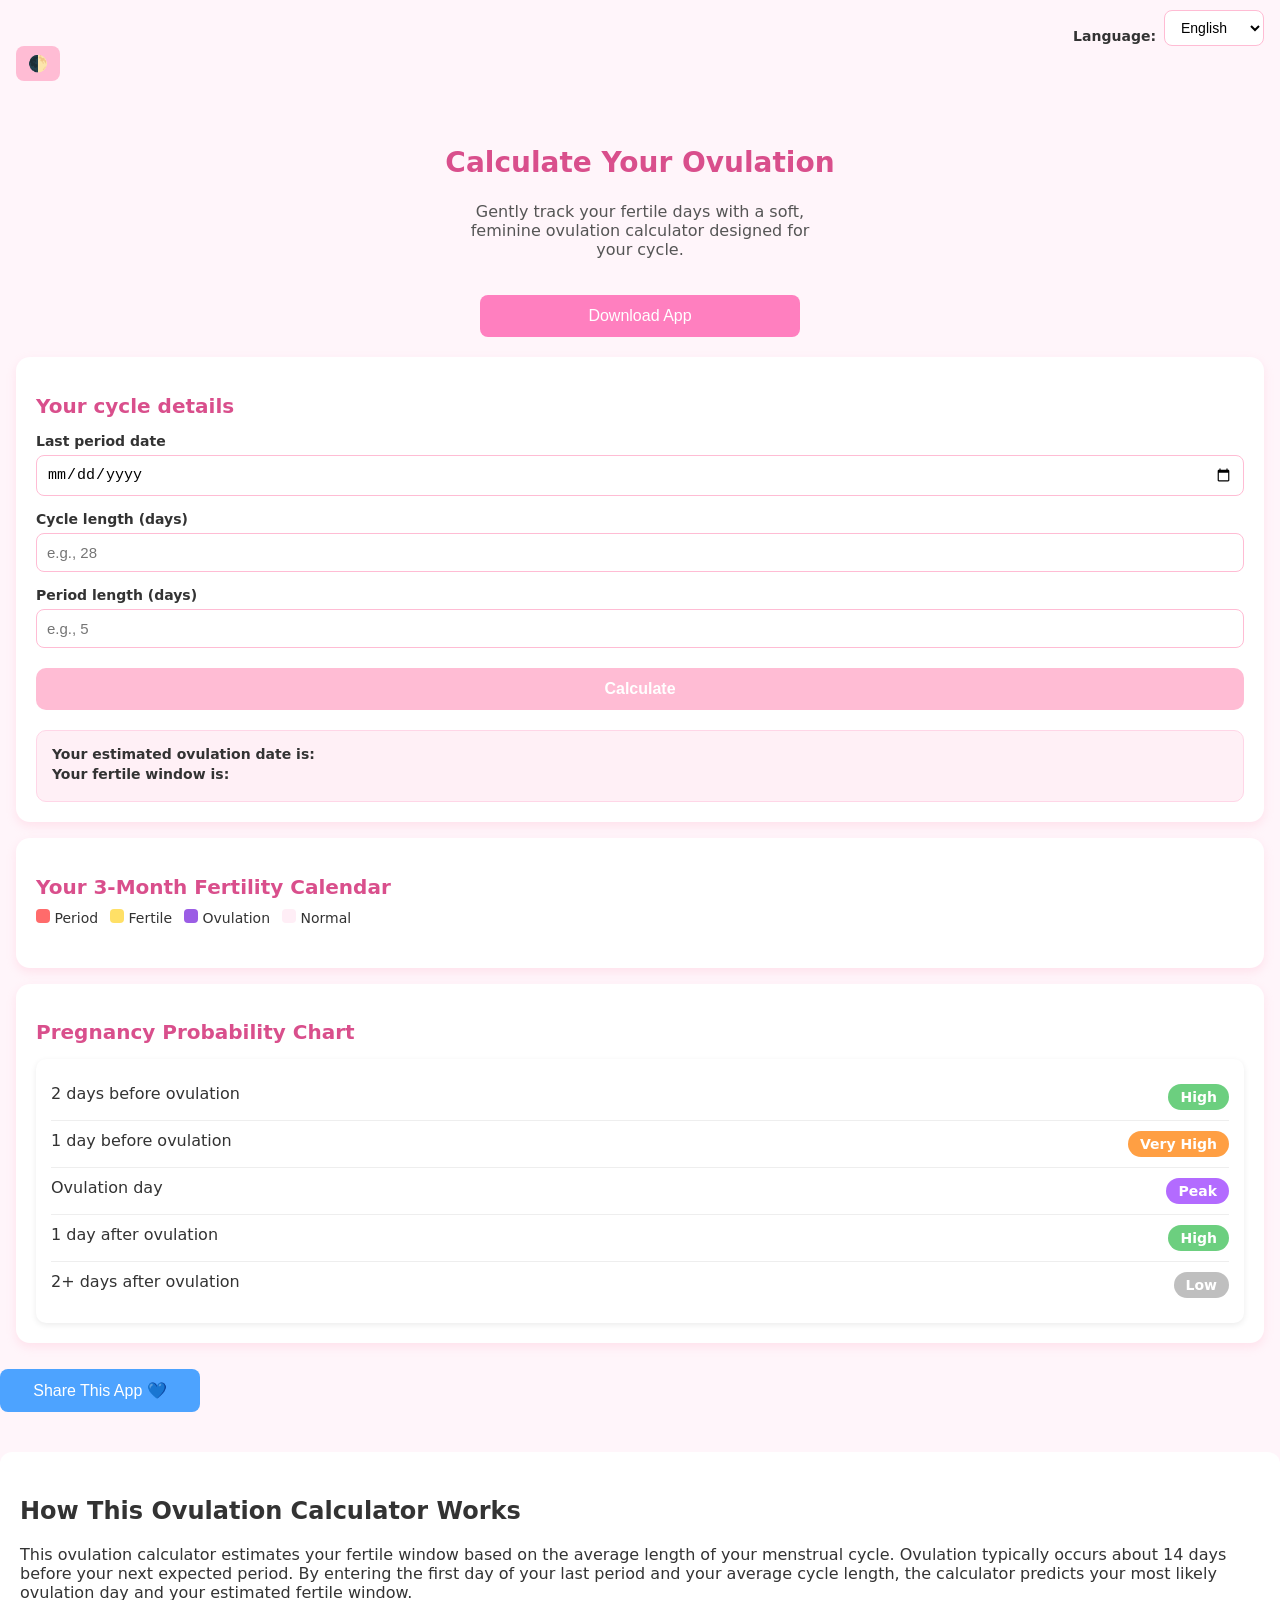
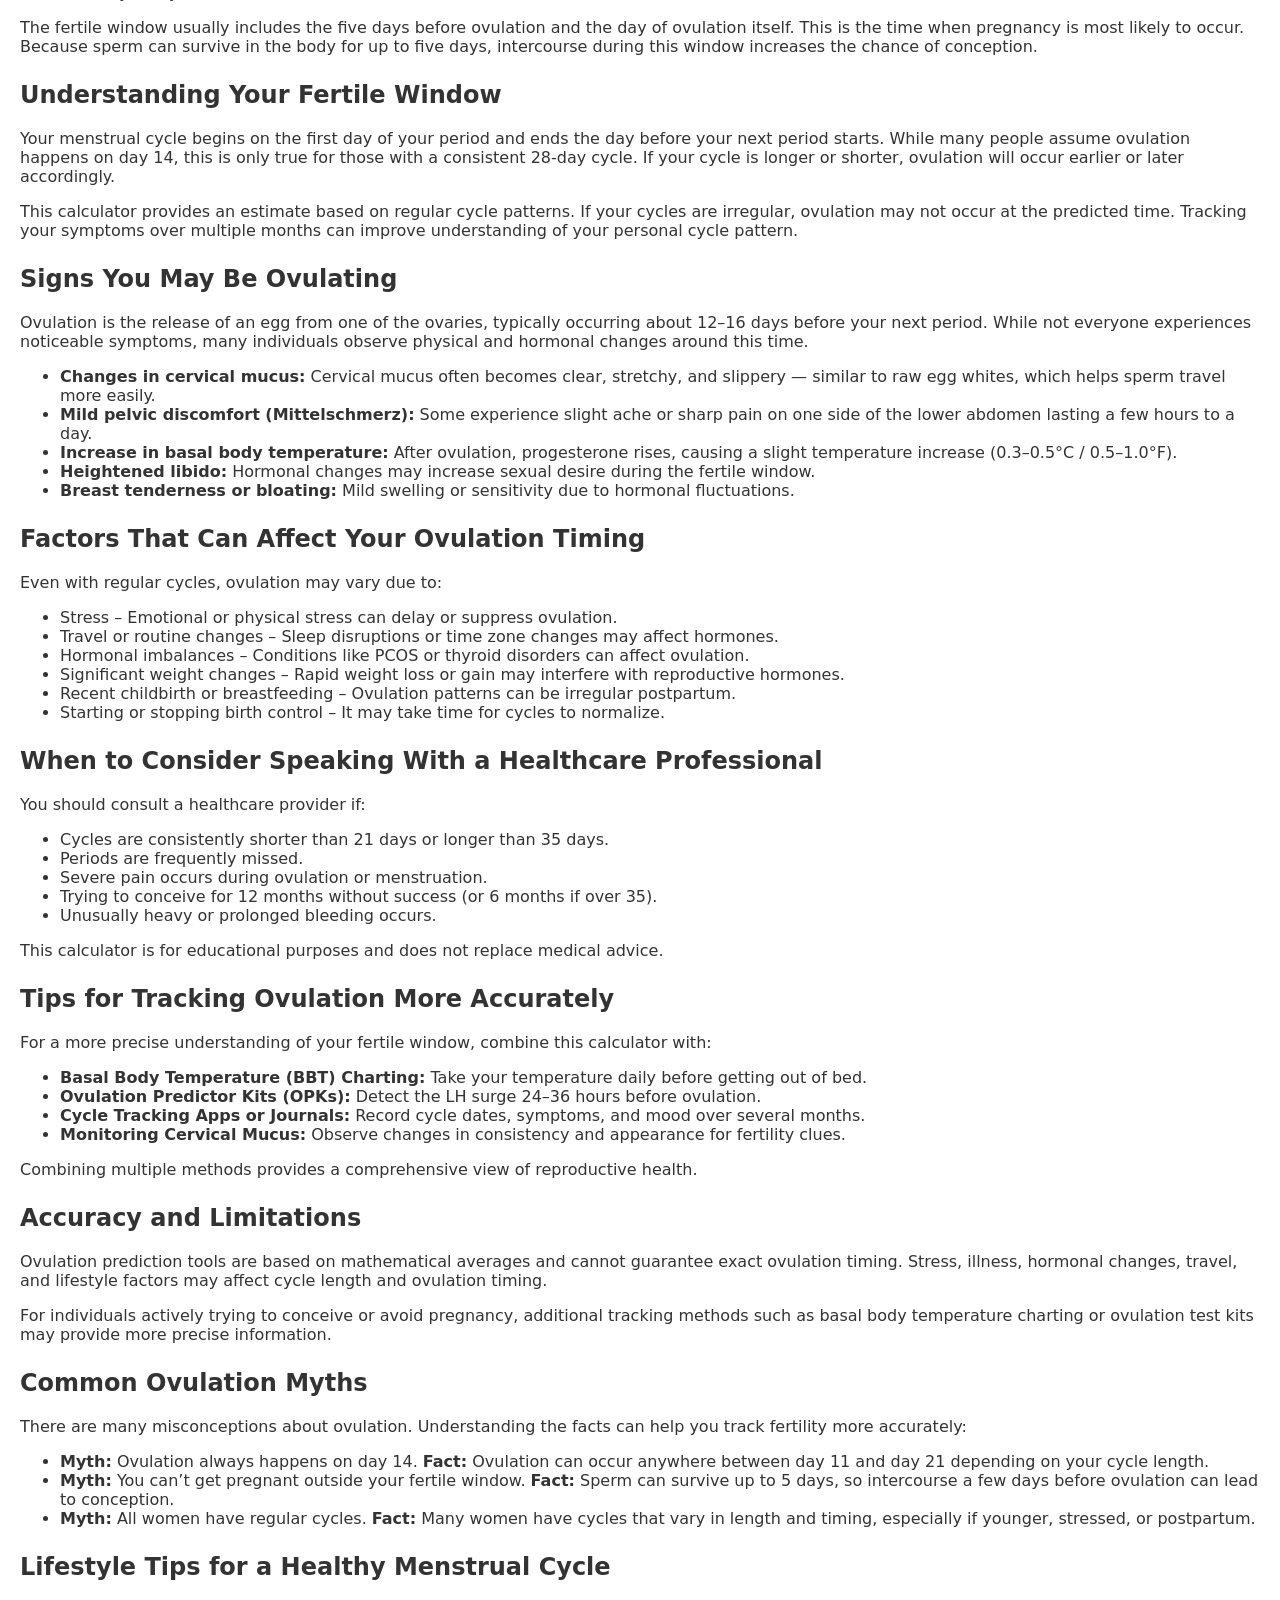
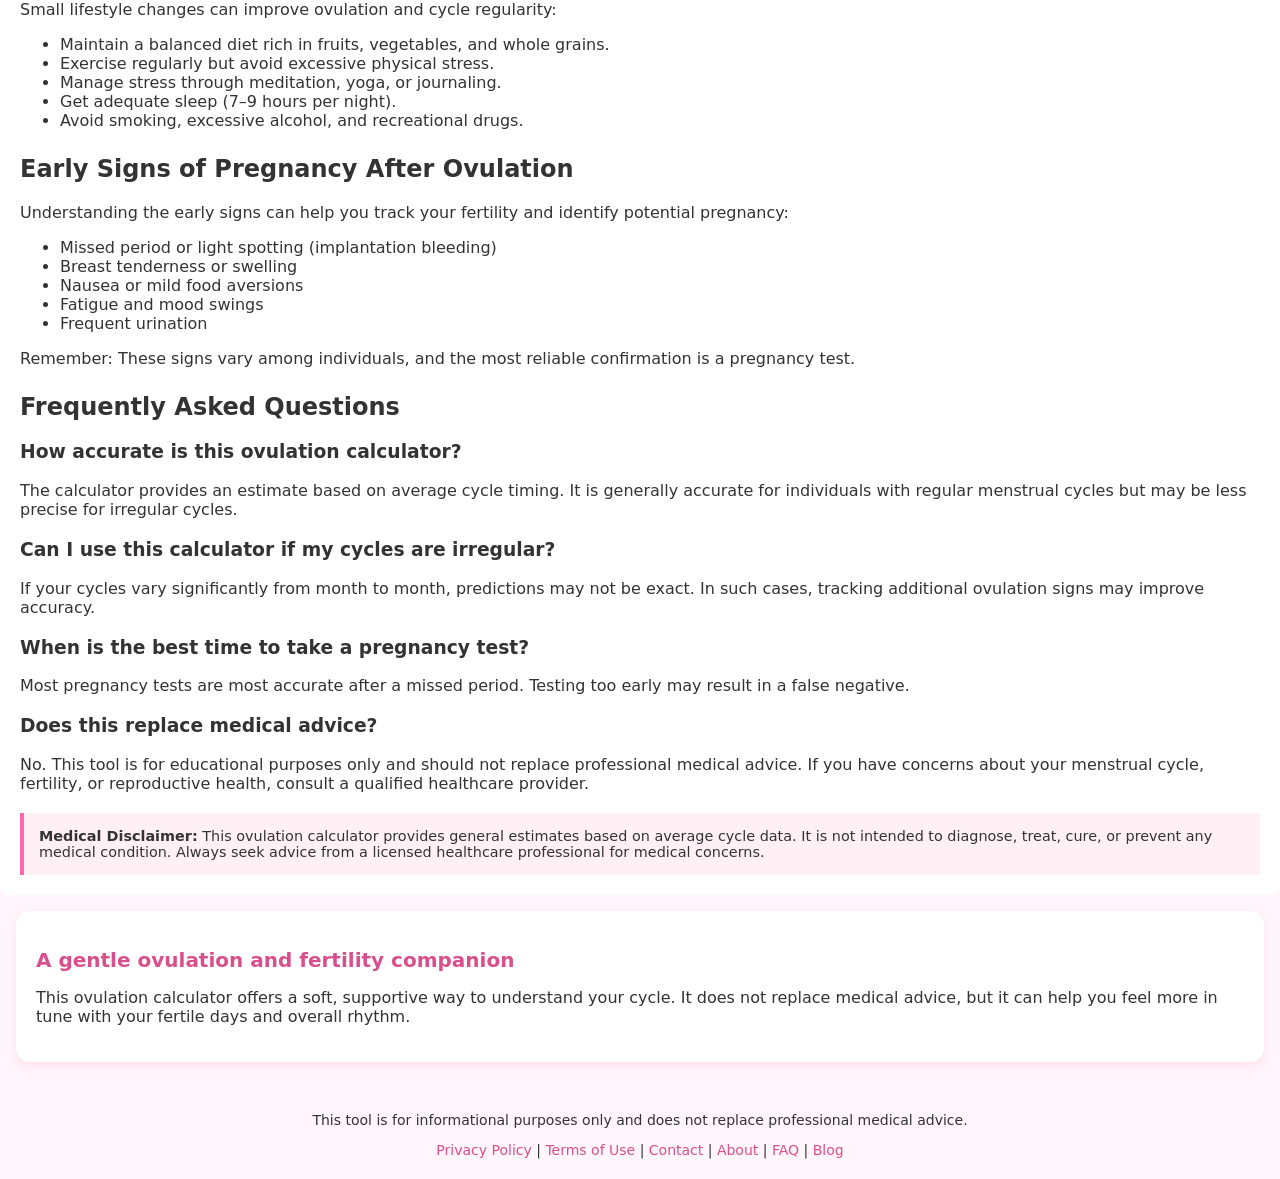
<file: index.html>
<!DOCTYPE html>
<html lang="en">
<head>
<meta name="google-adsense-account" content="ca-pub-5575926039966818">
<meta name="google-site-verification" content="f1uzRo-R5hq0gTT0oM2_7lDwFFzNFgz90u0k7vAe-q4" />

  <!-- Google tag (gtag.js) -->
<script async src="https://www.googletagmanager.com/gtag/js?id=G-K85DRRKT5P"></script>
<script>
  window.dataLayer = window.dataLayer || [];
  function gtag(){dataLayer.push(arguments);}
  gtag('js', new Date());

  gtag('config', 'G-K85DRRKT5P');
</script>
  
  <meta charset="UTF-8" />
  <meta name="viewport" content="width=device-width, initial-scale=1.0" />
  <title>Ovulation Calculator</title>

  <!-- Favicon -->
  <link rel="icon" href="favicon.png" type="image/png" />

  <!-- Manifest for PWA -->
  <link rel="manifest" href="manifest.json" />

  <!-- Stylesheet -->
  <link rel="stylesheet" href="style.css" />

  <!-- Theme color for mobile -->
  <meta name="theme-color" content="#ffbcd4" />
</head>
<body>
  <!-- TOP BAR -->
  <div class="top-bar">
    <div class="language-select">
      <label for="languageSelect">Language:</label>
      <select id="languageSelect" onchange="setLanguage(this.value)">
        <option value="en">English</option>
        <option value="es">Español</option>
        <option value="fr">Français</option>
      </select>
    </div>
    <button id="themeToggle" class="theme-toggle">🌓</button>
  </div>

  <!-- HERO SECTION -->
  <section class="hero">
    <h1 class="hero-title" data-translate="hero_title">Calculate Your Ovulation</h1>
    <p class="hero-subtitle" data-translate="hero_subtitle">
      Gently track your fertile days with a soft, feminine ovulation calculator designed for your cycle.
    </p>
  </section>

  <!-- DOWNLOAD APP BUTTON -->
  <div style="text-align:center;">
    <button id="installAppPermanent" class="install-btn">Download App</button>
  </div>

  <!-- CALCULATOR SECTION -->
  <section class="form-section">
    <h2 class="section-title" data-translate="calculator_title">Your cycle details</h2>

    <label for="lastPeriod" data-translate="label_last_period">Last period date</label>
    <input type="date" id="lastPeriod" />

    <label for="cycleLength" data-translate="label_cycle_length">Cycle length (days)</label>
    <input type="number" id="cycleLength" placeholder="e.g., 28" />

    <label for="periodLength" data-translate="label_period_length">Period length (days)</label>
    <input type="number" id="periodLength" placeholder="e.g., 5" />

    <button id="calculateBtn" data-translate="button_calculate">Calculate</button>

    <div id="results">
      <strong data-translate="result_ovulation_label">Your estimated ovulation date is:</strong>
      <span id="ovulationDate"></span>

      <strong data-translate="result_fertile_window_label">Your fertile window is:</strong>
      <span id="fertileWindow"></span>
    </div>
  </section>

  <!-- CALENDAR SECTION -->
  <section class="form-section">
    <h2 class="section-title" data-translate="calendar_title">Your 3-Month Fertility Calendar</h2>
    <div class="calendar-legend">
      <span><span class="legend-box period"></span> Period</span>
      <span><span class="legend-box fertile"></span> Fertile</span>
      <span><span class="legend-box ovulation"></span> Ovulation</span>
      <span><span class="legend-box normal"></span> Normal</span>
    </div>
    <div class="calendar-scroll" id="calendarContainer"></div>
  </section>

<div id="reminder-box" class="reminder-box" style="display:none;">
  <h3>Reminder Settings</h3>

  <div class="days-options">
    <label><input type="radio" name="days-before" value="1" checked> 1 day before</label>
    <label><input type="radio" name="days-before" value="2"> 2 days before</label>
    <label><input type="radio" name="days-before" value="3"> 3 days before</label>
  </div>

  <button id="set-reminder-btn">Set Reminder</button>

  <p class="come-back-note">
    Remember to come back next month and enter your new last period date to get your next reminder.
  </p>
</div>

<!-- PREGNANCY PROBABILITY CHART -->
<section class="form-section" id="probabilitySection">
  <h2 class="section-title">Pregnancy Probability Chart</h2>

  <div class="probability-chart">
    <div class="prob-row">
      <span>2 days before ovulation</span>
      <span class="prob-tag high">High</span>
    </div>

    <div class="prob-row">
      <span>1 day before ovulation</span>
      <span class="prob-tag very-high">Very High</span>
    </div>

    <div class="prob-row">
      <span>Ovulation day</span>
      <span class="prob-tag peak">Peak</span>
    </div>

    <div class="prob-row">
      <span>1 day after ovulation</span>
      <span class="prob-tag high">High</span>
    </div>

    <div class="prob-row">
      <span>2+ days after ovulation</span>
      <span class="prob-tag low">Low</span>
    </div>
  </div>
</section>

 <button id="shareAppBtn" class="share-btn">Share This App 💙</button>

  <section class="info-section">

  <h2>How This Ovulation Calculator Works</h2>
  <p>
    This ovulation calculator estimates your fertile window based on the average length of your menstrual cycle.
    Ovulation typically occurs about 14 days before your next expected period. By entering the first day of your
    last period and your average cycle length, the calculator predicts your most likely ovulation day and your
    estimated fertile window.
  </p>

  <p>
    The fertile window usually includes the five days before ovulation and the day of ovulation itself.
    This is the time when pregnancy is most likely to occur. Because sperm can survive in the body for
    up to five days, intercourse during this window increases the chance of conception.
  </p>

  <h2>Understanding Your Fertile Window</h2>
  <p>
    Your menstrual cycle begins on the first day of your period and ends the day before your next period starts.
    While many people assume ovulation happens on day 14, this is only true for those with a consistent 28-day cycle.
    If your cycle is longer or shorter, ovulation will occur earlier or later accordingly.
  </p>

  <p>
    This calculator provides an estimate based on regular cycle patterns. If your cycles are irregular,
    ovulation may not occur at the predicted time. Tracking your symptoms over multiple months can
    improve understanding of your personal cycle pattern.
  </p>

    <!-- Ovulation Signs Section -->
<h2>Signs You May Be Ovulating</h2>
<p>Ovulation is the release of an egg from one of the ovaries, typically occurring about 12–16 days before your next period. While not everyone experiences noticeable symptoms, many individuals observe physical and hormonal changes around this time.</p>

<ul>
  <li><strong>Changes in cervical mucus:</strong> Cervical mucus often becomes clear, stretchy, and slippery — similar to raw egg whites, which helps sperm travel more easily.</li>
  <li><strong>Mild pelvic discomfort (Mittelschmerz):</strong> Some experience slight ache or sharp pain on one side of the lower abdomen lasting a few hours to a day.</li>
  <li><strong>Increase in basal body temperature:</strong> After ovulation, progesterone rises, causing a slight temperature increase (0.3–0.5°C / 0.5–1.0°F).</li>
  <li><strong>Heightened libido:</strong> Hormonal changes may increase sexual desire during the fertile window.</li>
  <li><strong>Breast tenderness or bloating:</strong> Mild swelling or sensitivity due to hormonal fluctuations.</li>
</ul>

<!-- Factors Affecting Ovulation -->
<h2>Factors That Can Affect Your Ovulation Timing</h2>
<p>Even with regular cycles, ovulation may vary due to:</p>
<ul>
  <li>Stress – Emotional or physical stress can delay or suppress ovulation.</li>
  <li>Travel or routine changes – Sleep disruptions or time zone changes may affect hormones.</li>
  <li>Hormonal imbalances – Conditions like PCOS or thyroid disorders can affect ovulation.</li>
  <li>Significant weight changes – Rapid weight loss or gain may interfere with reproductive hormones.</li>
  <li>Recent childbirth or breastfeeding – Ovulation patterns can be irregular postpartum.</li>
  <li>Starting or stopping birth control – It may take time for cycles to normalize.</li>
</ul>

<!-- When to See a Doctor -->
<h2>When to Consider Speaking With a Healthcare Professional</h2>
<p>You should consult a healthcare provider if:</p>
<ul>
  <li>Cycles are consistently shorter than 21 days or longer than 35 days.</li>
  <li>Periods are frequently missed.</li>
  <li>Severe pain occurs during ovulation or menstruation.</li>
  <li>Trying to conceive for 12 months without success (or 6 months if over 35).</li>
  <li>Unusually heavy or prolonged bleeding occurs.</li>
</ul>
<p>This calculator is for educational purposes and does not replace medical advice.</p>

<!-- Tips for Tracking Ovulation -->
<h2>Tips for Tracking Ovulation More Accurately</h2>
<p>For a more precise understanding of your fertile window, combine this calculator with:</p>
<ul>
  <li><strong>Basal Body Temperature (BBT) Charting:</strong> Take your temperature daily before getting out of bed.</li>
  <li><strong>Ovulation Predictor Kits (OPKs):</strong> Detect the LH surge 24–36 hours before ovulation.</li>
  <li><strong>Cycle Tracking Apps or Journals:</strong> Record cycle dates, symptoms, and mood over several months.</li>
  <li><strong>Monitoring Cervical Mucus:</strong> Observe changes in consistency and appearance for fertility clues.</li>
</ul>
<p>Combining multiple methods provides a comprehensive view of reproductive health.</p>
    
  <h2>Accuracy and Limitations</h2>
  <p>
    Ovulation prediction tools are based on mathematical averages and cannot guarantee exact ovulation timing.
    Stress, illness, hormonal changes, travel, and lifestyle factors may affect cycle length and ovulation timing.
  </p>

  <p>
    For individuals actively trying to conceive or avoid pregnancy, additional tracking methods such as
    basal body temperature charting or ovulation test kits may provide more precise information.
  </p>

    <h2>Common Ovulation Myths</h2>
<p>There are many misconceptions about ovulation. Understanding the facts can help you track fertility more accurately:</p>
<ul>
  <li><strong>Myth:</strong> Ovulation always happens on day 14.  
  <strong>Fact:</strong> Ovulation can occur anywhere between day 11 and day 21 depending on your cycle length.</li>
  <li><strong>Myth:</strong> You can’t get pregnant outside your fertile window.  
  <strong>Fact:</strong> Sperm can survive up to 5 days, so intercourse a few days before ovulation can lead to conception.</li>
  <li><strong>Myth:</strong> All women have regular cycles.  
  <strong>Fact:</strong> Many women have cycles that vary in length and timing, especially if younger, stressed, or postpartum.</li>
</ul>

   <h2>Lifestyle Tips for a Healthy Menstrual Cycle</h2>
<p>Small lifestyle changes can improve ovulation and cycle regularity:</p>
<ul>
  <li>Maintain a balanced diet rich in fruits, vegetables, and whole grains.</li>
  <li>Exercise regularly but avoid excessive physical stress.</li>
  <li>Manage stress through meditation, yoga, or journaling.</li>
  <li>Get adequate sleep (7–9 hours per night).</li>
  <li>Avoid smoking, excessive alcohol, and recreational drugs.</li>
</ul>

    <h2>Early Signs of Pregnancy After Ovulation</h2>
<p>Understanding the early signs can help you track your fertility and identify potential pregnancy:</p>
<ul>
  <li>Missed period or light spotting (implantation bleeding)</li>
  <li>Breast tenderness or swelling</li>
  <li>Nausea or mild food aversions</li>
  <li>Fatigue and mood swings</li>
  <li>Frequent urination</li>
</ul>
<p>Remember: These signs vary among individuals, and the most reliable confirmation is a pregnancy test.</p>
    
    <h2>Frequently Asked Questions</h2>

  <h3>How accurate is this ovulation calculator?</h3>
  <p>
    The calculator provides an estimate based on average cycle timing. It is generally accurate for individuals
    with regular menstrual cycles but may be less precise for irregular cycles.
  </p>

  <h3>Can I use this calculator if my cycles are irregular?</h3>
  <p>
    If your cycles vary significantly from month to month, predictions may not be exact. In such cases,
    tracking additional ovulation signs may improve accuracy.
  </p>

  <h3>When is the best time to take a pregnancy test?</h3>
  <p>
    Most pregnancy tests are most accurate after a missed period. Testing too early may result in a false negative.
  </p>

  <h3>Does this replace medical advice?</h3>
  <p>
    No. This tool is for educational purposes only and should not replace professional medical advice.
    If you have concerns about your menstrual cycle, fertility, or reproductive health,
    consult a qualified healthcare provider.
  </p>

  <div class="disclaimer">
    <strong>Medical Disclaimer:</strong>
    This ovulation calculator provides general estimates based on average cycle data.
    It is not intended to diagnose, treat, cure, or prevent any medical condition.
    Always seek advice from a licensed healthcare professional for medical concerns.
  </div>

</section>
  <!-- SEO / INFO SECTION -->
  <section class="form-section">
    <h2 class="section-title" data-translate="seo_section_title">
      A gentle ovulation and fertility companion
    </h2>
    <p data-translate="seo_section_text">
      This ovulation calculator offers a soft, supportive way to understand your cycle. It does not replace medical advice, but it can help you feel more in tune with your fertile days and overall rhythm.
    </p>
  </section>

  <!-- FOOTER -->
  <footer class="footer">
    <p data-translate="footer_disclaimer">
      This tool is for informational purposes only and does not replace professional medical advice.
    </p>
    <nav>
      <a href="privacy.html" data-translate="nav_privacy">Privacy Policy</a> |
      <a href="terms.html" data-translate="nav_terms">Terms of Use</a> |
      <a href="contact.html" data-translate="nav_contact">Contact</a> |
      <a href="about.html" data-translate="nav_about">About</a> |
      <a href="faq.html" data-translate="nav_faq">FAQ</a> |
      <a href="blog.html" data-translate="nav_blog">Blog</a>
    </nav>
  </footer>

  <!-- Scripts -->
  <script src="script.js"></script>
</body>
</html>
</file>
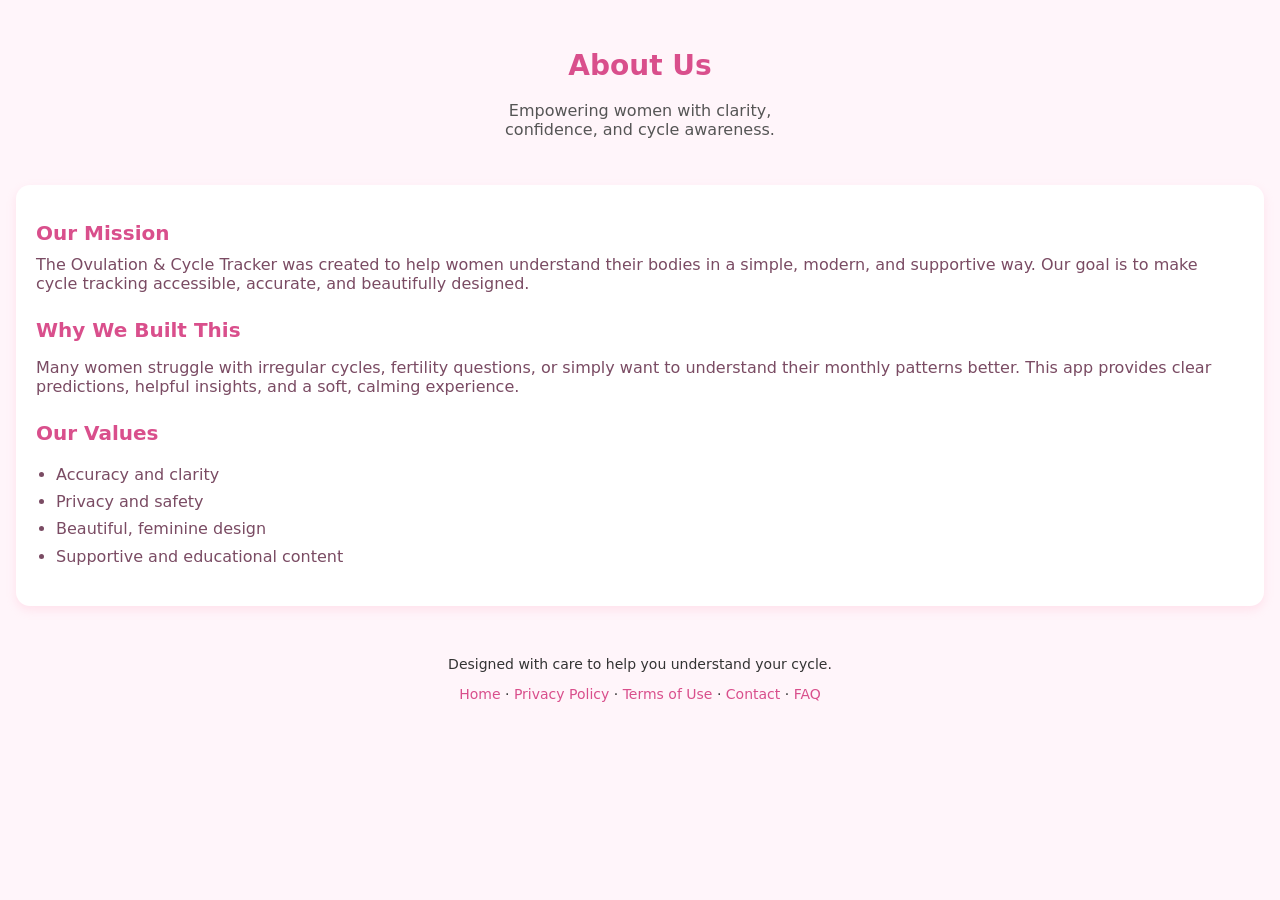
<file: about.html>
<!DOCTYPE html>
<html lang="en">
<head>
  <meta name="google-adsense-account" content="ca-pub-5575926039966818">
  <meta charset="UTF-8" />
  <meta name="viewport" content="width=device-width, initial-scale=1.0" />
  <title>About Us | Ovulation & Cycle Tracker</title>

  <meta name="description" content="Learn more about the mission behind the Ovulation & Cycle Tracker app." />

  <link rel="stylesheet" href="style.css" />
  <link rel="icon" type="image/png" href="favicon.png" />
</head>

<body>

  <!-- HEADER -->
  <header class="hero" style="padding: 30px 20px;">
    <h1 class="hero-title">About Us</h1>
    <p class="hero-subtitle">Empowering women with clarity, confidence, and cycle awareness.</p>
  </header>

  <!-- ABOUT CONTENT -->
  <section class="form-section">
    <h2 class="section-title">Our Mission</h2>

    <p style="margin-top: 10px; color: #7a4b63;">
      The Ovulation & Cycle Tracker was created to help women understand their bodies in a simple, modern, and supportive way. 
      Our goal is to make cycle tracking accessible, accurate, and beautifully designed.
    </p>

    <h2 class="section-title" style="margin-top: 25px;">Why We Built This</h2>
    <p style="color: #7a4b63;">
      Many women struggle with irregular cycles, fertility questions, or simply want to understand their monthly patterns better. 
      This app provides clear predictions, helpful insights, and a soft, calming experience.
    </p>

    <h2 class="section-title" style="margin-top: 25px;">Our Values</h2>
    <ul style="color: #7a4b63; padding-left: 20px; line-height: 1.7;">
      <li>Accuracy and clarity</li>
      <li>Privacy and safety</li>
      <li>Beautiful, feminine design</li>
      <li>Supportive and educational content</li>
    </ul>
  </section>

  <!-- FOOTER -->
  <footer class="footer">
    <p>Designed with care to help you understand your cycle.</p>
    <p>
      <a href="index.html">Home</a> ·
      <a href="privacy.html">Privacy Policy</a> ·
      <a href="terms.html">Terms of Use</a> ·
      <a href="contact.html">Contact</a> ·
      <a href="faq.html">FAQ</a>
    </p>
  </footer>

</body>
</html>
</file>
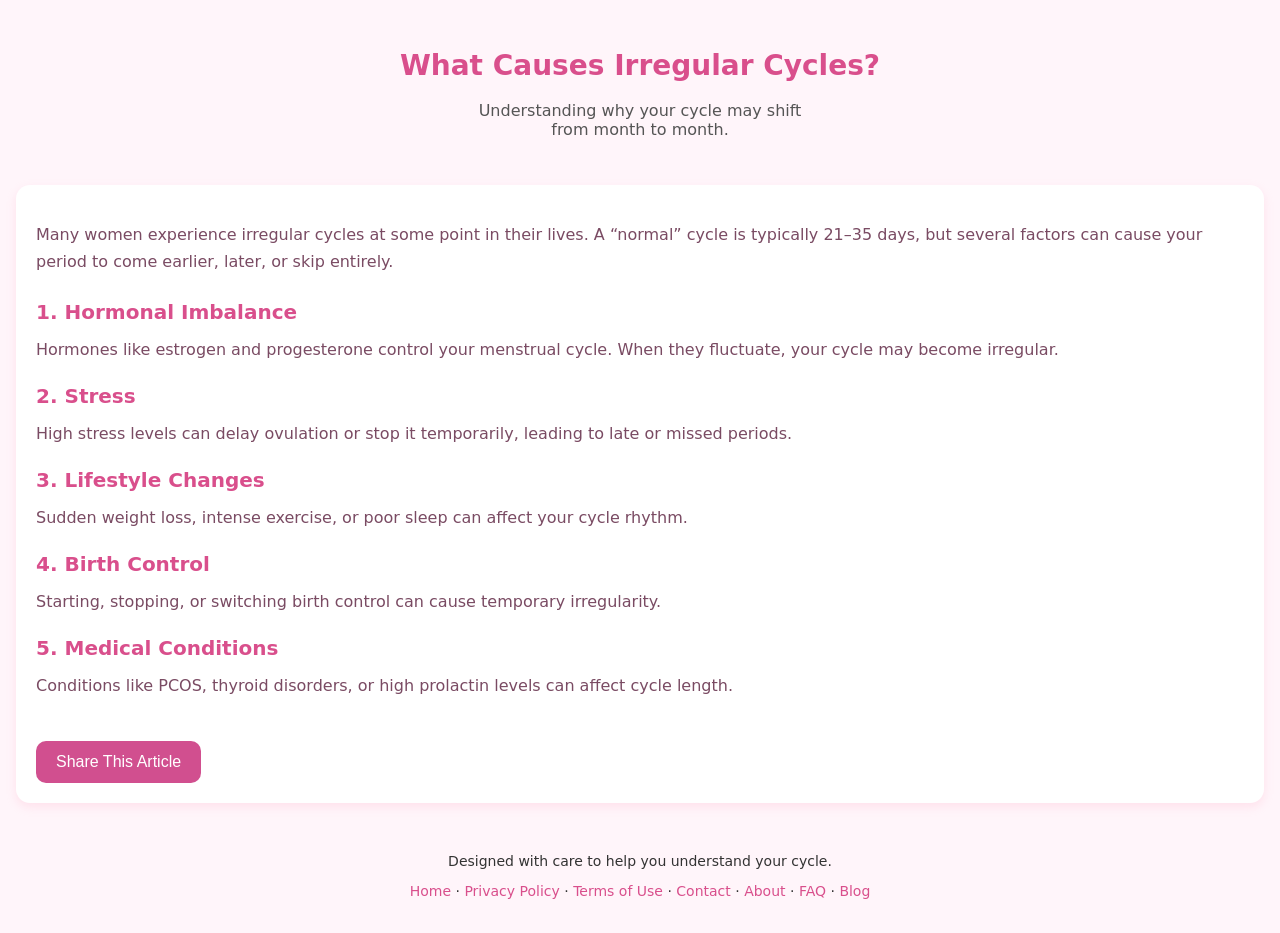
<file: article-irregula-cycles.html>
<!DOCTYPE html>
<html lang="en">
<head>
  <meta charset="UTF-8" />
  <meta name="viewport" content="width=device-width, initial-scale=1.0" />
  <title>What Causes Irregular Cycles? | Women’s Health Article</title>

  <meta name="description" content="Learn the common causes of irregular menstrual cycles, including hormones, stress, lifestyle, and health conditions." />

  <!-- Open Graph -->
  <meta property="og:title" content="What Causes Irregular Cycles?" />
  <meta property="og:description" content="Understand the common reasons behind irregular menstrual cycles and what they may mean for your health." />
  <meta property="og:type" content="article" />
  <meta property="og:image" content="favicon.png" />
  <meta property="og:url" content="article-irregular-cycles.html" />

  <link rel="stylesheet" href="style.css" />
  <link rel="icon" type="image/png" href="favicon.png" />
</head>

<body>

  <!-- HEADER -->
  <header class="hero" style="padding: 30px 20px;">
    <h1 class="hero-title">What Causes Irregular Cycles?</h1>
    <p class="hero-subtitle">Understanding why your cycle may shift from month to month.</p>
  </header>

  <!-- ARTICLE CONTENT -->
  <section class="form-section">

    <p style="color:#7a4b63; line-height:1.7;">
      Many women experience irregular cycles at some point in their lives. A “normal” cycle is typically 21–35 days, 
      but several factors can cause your period to come earlier, later, or skip entirely.
    </p>

    <h2 class="section-title" style="margin-top:25px;">1. Hormonal Imbalance</h2>
    <p style="color:#7a4b63;">
      Hormones like estrogen and progesterone control your menstrual cycle. When they fluctuate, your cycle may become irregular.
    </p>

    <h2 class="section-title" style="margin-top:25px;">2. Stress</h2>
    <p style="color:#7a4b63;">
      High stress levels can delay ovulation or stop it temporarily, leading to late or missed periods.
    </p>

    <h2 class="section-title" style="margin-top:25px;">3. Lifestyle Changes</h2>
    <p style="color:#7a4b63;">
      Sudden weight loss, intense exercise, or poor sleep can affect your cycle rhythm.
    </p>

    <h2 class="section-title" style="margin-top:25px;">4. Birth Control</h2>
    <p style="color:#7a4b63;">
      Starting, stopping, or switching birth control can cause temporary irregularity.
    </p>

    <h2 class="section-title" style="margin-top:25px;">5. Medical Conditions</h2>
    <p style="color:#7a4b63;">
      Conditions like PCOS, thyroid disorders, or high prolactin levels can affect cycle length.
    </p>

    <!-- SHARE BUTTON -->
    <button onclick="shareArticle()" 
      style="margin-top:30px; padding:12px 20px; background:#d14f8f; color:white; border:none; border-radius:10px; font-size:1rem;">
      Share This Article
    </button>

    <script>
      function shareArticle() {
        if (navigator.share) {
          navigator.share({
            title: 'What Causes Irregular Cycles?',
            text: 'Learn the common causes of irregular menstrual cycles.',
            url: window.location.href
          });
        } else {
          alert('Sharing is not supported on this device.');
        }
      }
    </script>

  </section>

  <!-- FOOTER -->
  <footer class="footer">
    <p>Designed with care to help you understand your cycle.</p>
    <p>
      <a href="index.html">Home</a> ·
      <a href="privacy.html">Privacy Policy</a> ·
      <a href="terms.html">Terms of Use</a> ·
      <a href="contact.html">Contact</a> ·
      <a href="about.html">About</a> ·
      <a href="faq.html">FAQ</a> ·
      <a href="blog.html">Blog</a>
    </p>
  </footer>

</body>
</html>
</file>
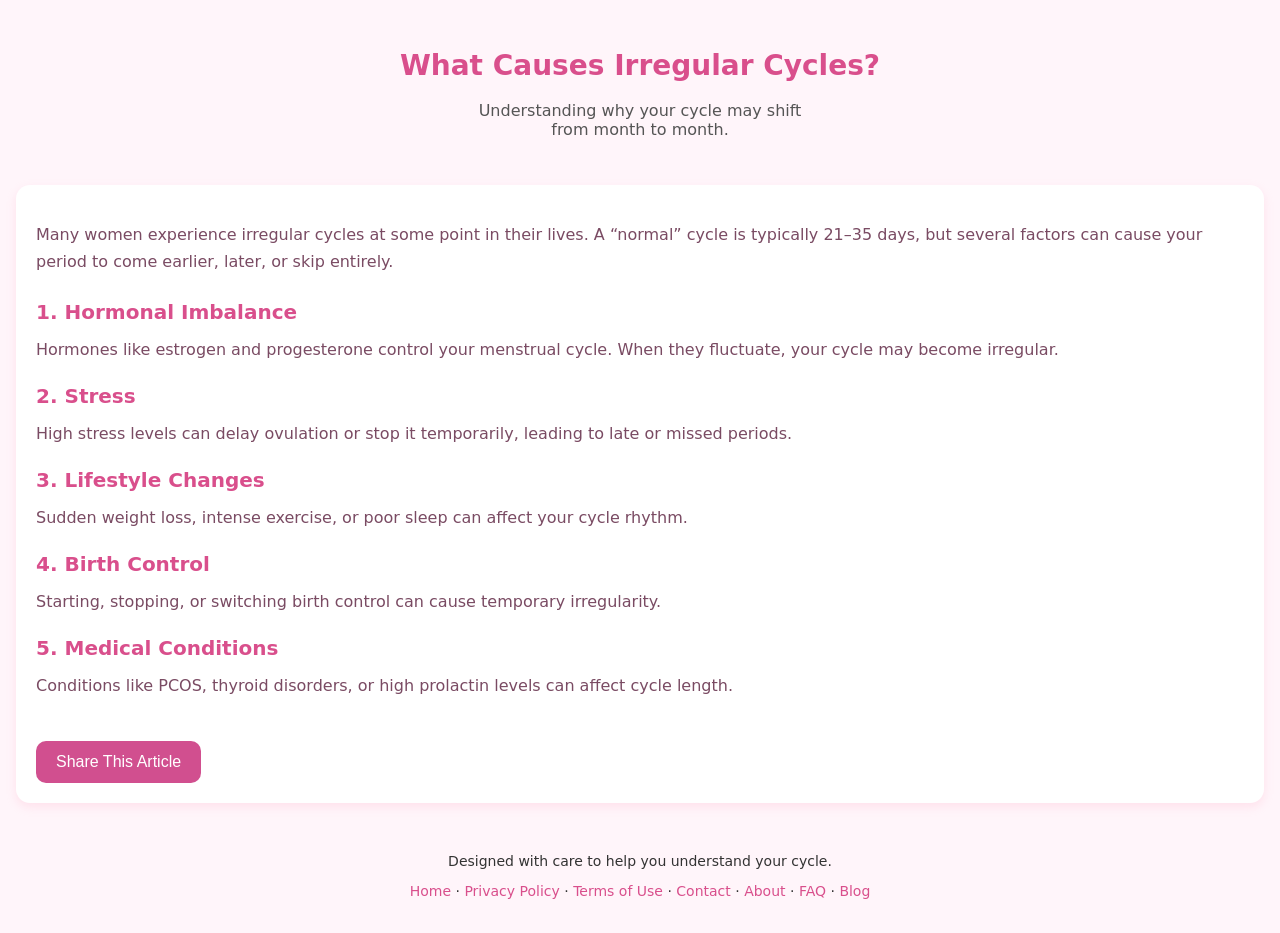
<file: article-irregular-cycles.html>
<!DOCTYPE html>
<html lang="en">
<head>
<meta name="google-adsense-account" content="ca-pub-5575926039966818">
  <script async src="https://pagead2.googlesyndication.com/pagead/js/adsbygoogle.js?client=ca-pub-5575926039966818"
     crossorigin="anonymous"></script>
  
  <meta charset="UTF-8" />
  <meta name="viewport" content="width=device-width, initial-scale=1.0" />
  <title>What Causes Irregular Cycles? | Women’s Health Article</title>

  <meta name="description" content="Learn the common causes of irregular menstrual cycles, including hormones, stress, lifestyle, and health conditions." />

  <!-- Open Graph -->
  <meta property="og:title" content="What Causes Irregular Cycles?" />
  <meta property="og:description" content="Understand the common reasons behind irregular menstrual cycles and what they may mean for your health." />
  <meta property="og:type" content="article" />
  <meta property="og:image" content="favicon.png" />
  <meta property="og:url" content="article-irregular-cycles.html" />

  <link rel="stylesheet" href="style.css" />
  <link rel="icon" type="image/png" href="favicon.png" />
</head>

<body>

  <!-- HEADER -->
  <header class="hero" style="padding: 30px 20px;">
    <h1 class="hero-title">What Causes Irregular Cycles?</h1>
    <p class="hero-subtitle">Understanding why your cycle may shift from month to month.</p>
  </header>

  <!-- ARTICLE CONTENT -->
  <section class="form-section">

    <p style="color:#7a4b63; line-height:1.7;">
      Many women experience irregular cycles at some point in their lives. A “normal” cycle is typically 21–35 days, 
      but several factors can cause your period to come earlier, later, or skip entirely.
    </p>

    <h2 class="section-title" style="margin-top:25px;">1. Hormonal Imbalance</h2>
    <p style="color:#7a4b63;">
      Hormones like estrogen and progesterone control your menstrual cycle. When they fluctuate, your cycle may become irregular.
    </p>

    <h2 class="section-title" style="margin-top:25px;">2. Stress</h2>
    <p style="color:#7a4b63;">
      High stress levels can delay ovulation or stop it temporarily, leading to late or missed periods.
    </p>

    <h2 class="section-title" style="margin-top:25px;">3. Lifestyle Changes</h2>
    <p style="color:#7a4b63;">
      Sudden weight loss, intense exercise, or poor sleep can affect your cycle rhythm.
    </p>

    <h2 class="section-title" style="margin-top:25px;">4. Birth Control</h2>
    <p style="color:#7a4b63;">
      Starting, stopping, or switching birth control can cause temporary irregularity.
    </p>

    <h2 class="section-title" style="margin-top:25px;">5. Medical Conditions</h2>
    <p style="color:#7a4b63;">
      Conditions like PCOS, thyroid disorders, or high prolactin levels can affect cycle length.
    </p>

    <!-- SHARE BUTTON -->
    <button onclick="shareArticle()" 
      style="margin-top:30px; padding:12px 20px; background:#d14f8f; color:white; border:none; border-radius:10px; font-size:1rem;">
      Share This Article
    </button>

    <script>
      function shareArticle() {
        if (navigator.share) {
          navigator.share({
            title: 'What Causes Irregular Cycles?',
            text: 'Learn the common causes of irregular menstrual cycles.',
            url: window.location.href
          });
        } else {
          alert('Sharing is not supported on this device.');
        }
      }
    </script>

  </section>

  <!-- FOOTER -->
  <footer class="footer">
    <p>Designed with care to help you understand your cycle.</p>
    <p>
      <a href="index.html">Home</a> ·
      <a href="privacy.html">Privacy Policy</a> ·
      <a href="terms.html">Terms of Use</a> ·
      <a href="contact.html">Contact</a> ·
      <a href="about.html">About</a> ·
      <a href="faq.html">FAQ</a> ·
      <a href="blog.html">Blog</a>
    </p>
  </footer>

</body>
</html>
</file>
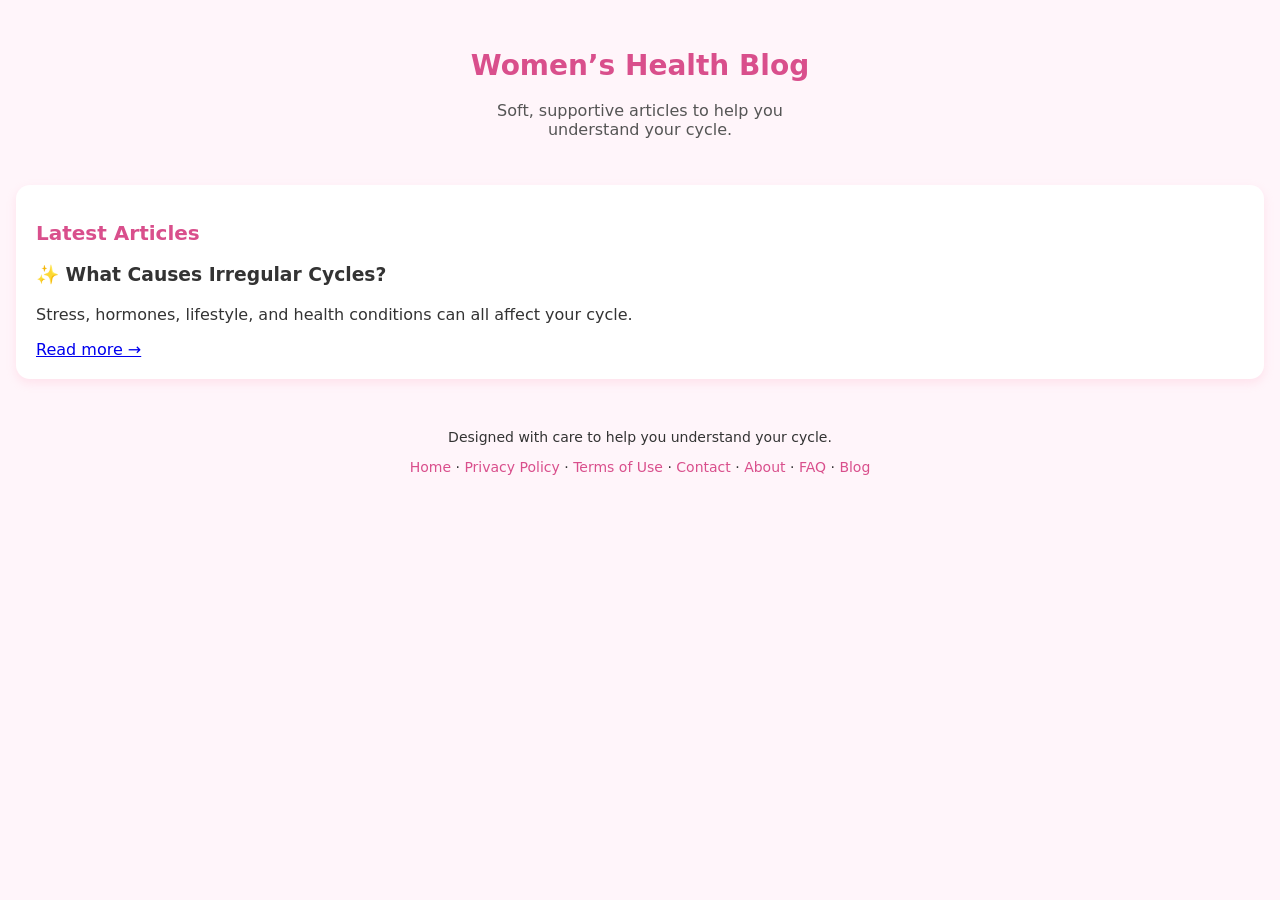
<file: blog.html>
<!DOCTYPE html>
<html lang="en">
<head>
<meta name="google-adsense-account" content="ca-pub-5575926039966818">
  <script async src="https://pagead2.googlesyndication.com/pagead/js/adsbygoogle.js?client=ca-pub-5575926039966818"
     crossorigin="anonymous"></script>
  
  <meta charset="UTF-8" />
  <meta name="viewport" content="width=device-width, initial-scale=1.0" />
  <title>Blog | Ovulation & Cycle Tracker</title>

  <meta name="description" content="Read helpful articles about ovulation, fertility, menstrual cycles, and women’s health." />

  <link rel="stylesheet" href="style.css" />
  <link rel="icon" type="image/png" href="favicon.png" />
</head>

<body>

  <!-- HEADER -->
  <header class="hero" style="padding: 30px 20px;">
    <h1 class="hero-title">Women’s Health Blog</h1>
    <p class="hero-subtitle">Soft, supportive articles to help you understand your cycle.</p>
  </header>

  <!-- BLOG LIST -->
  <section class="form-section">
    <h2 class="section-title">Latest Articles</h2>

    <!-- ARTICLE 4 -->
    <div class="blog-card">
      <h3>✨ What Causes Irregular Cycles?</h3>
      <p>Stress, hormones, lifestyle, and health conditions can all affect your cycle.</p>
      <a href="article-irregular-cycles.html" class="blog-link">Read more →</a>
    </div>

  </section>

  <!-- FOOTER -->
  <footer class="footer">
    <p>Designed with care to help you understand your cycle.</p>
    <p>
      <a href="index.html">Home</a> ·
      <a href="privacy.html">Privacy Policy</a> ·
      <a href="terms.html">Terms of Use</a> ·
      <a href="contact.html">Contact</a> ·
      <a href="about.html">About</a> ·
      <a href="faq.html">FAQ</a> ·
      <a href="blog.html">Blog</a>
    </p>
  </footer>

</body>
</html>
</file>
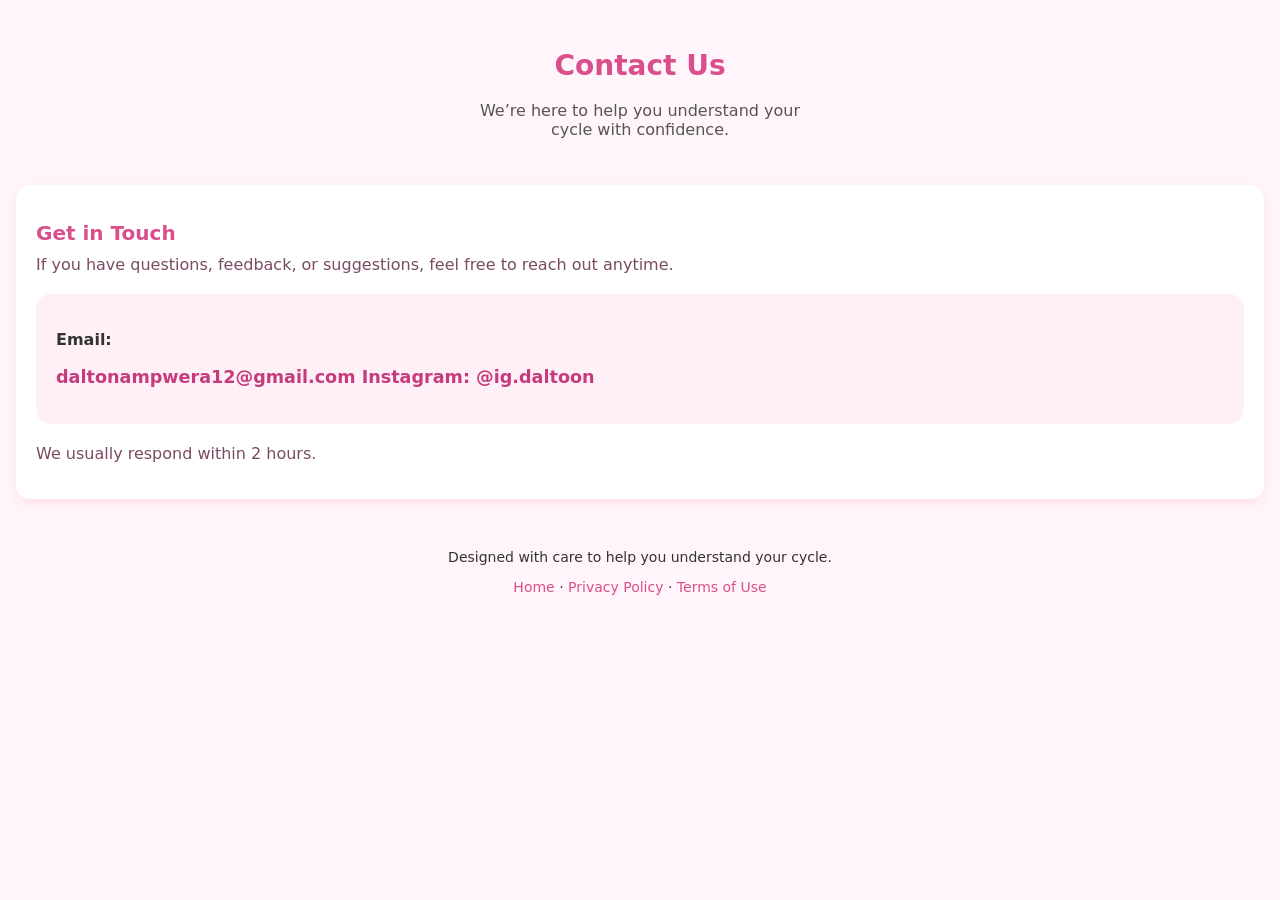
<file: contact.html>
<!DOCTYPE html>
<html lang="en">
<head>
  <meta name="google-adsense-account" content="ca-pub-5575926039966818">
  <meta charset="UTF-8" />
  <meta name="viewport" content="width=device-width, initial-scale=1.0" />
  <title>Contact Us | Ovulation & Cycle Tracker</title>

  <meta name="description" content="Contact the Ovulation & Cycle Tracker team for support, feedback, or questions." />

  <link rel="stylesheet" href="style.css" />
  <link rel="icon" type="image/png" href="favicon.png" />
</head>

<body>

  <!-- HEADER -->
  <header class="hero" style="padding: 30px 20px;">
    <h1 class="hero-title">Contact Us</h1>
    <p class="hero-subtitle">We’re here to help you understand your cycle with confidence.</p>
  </header>

  <!-- CONTACT SECTION -->
  <section class="form-section">
    <h2 class="section-title">Get in Touch</h2>

    <p style="margin-top: 10px; color: #7a4b63;">
      If you have questions, feedback, or suggestions, feel free to reach out anytime.
    </p>

    <div style="margin-top: 20px; background: #fff0f7; padding: 20px; border-radius: 15px;">
      <p><strong>Email:</strong></p>
      <p style="font-size: 1.1rem; color: #c63b7d; font-weight: 600;">
        daltonampwera12@gmail.com
        Instagram: @ig.daltoon
      </p>
    </div>

    <p style="margin-top: 20px; color: #7a4b63;">
      We usually respond within 2 hours.
    </p>
  </section>

  <!-- FOOTER -->
  <footer class="footer">
    <p>Designed with care to help you understand your cycle.</p>
    <p>
      <a href="index.html">Home</a> ·
      <a href="privacy.html">Privacy Policy</a> ·
      <a href="terms.html">Terms of Use</a>
    </p>
  </footer>

</body>
</html>
</file>
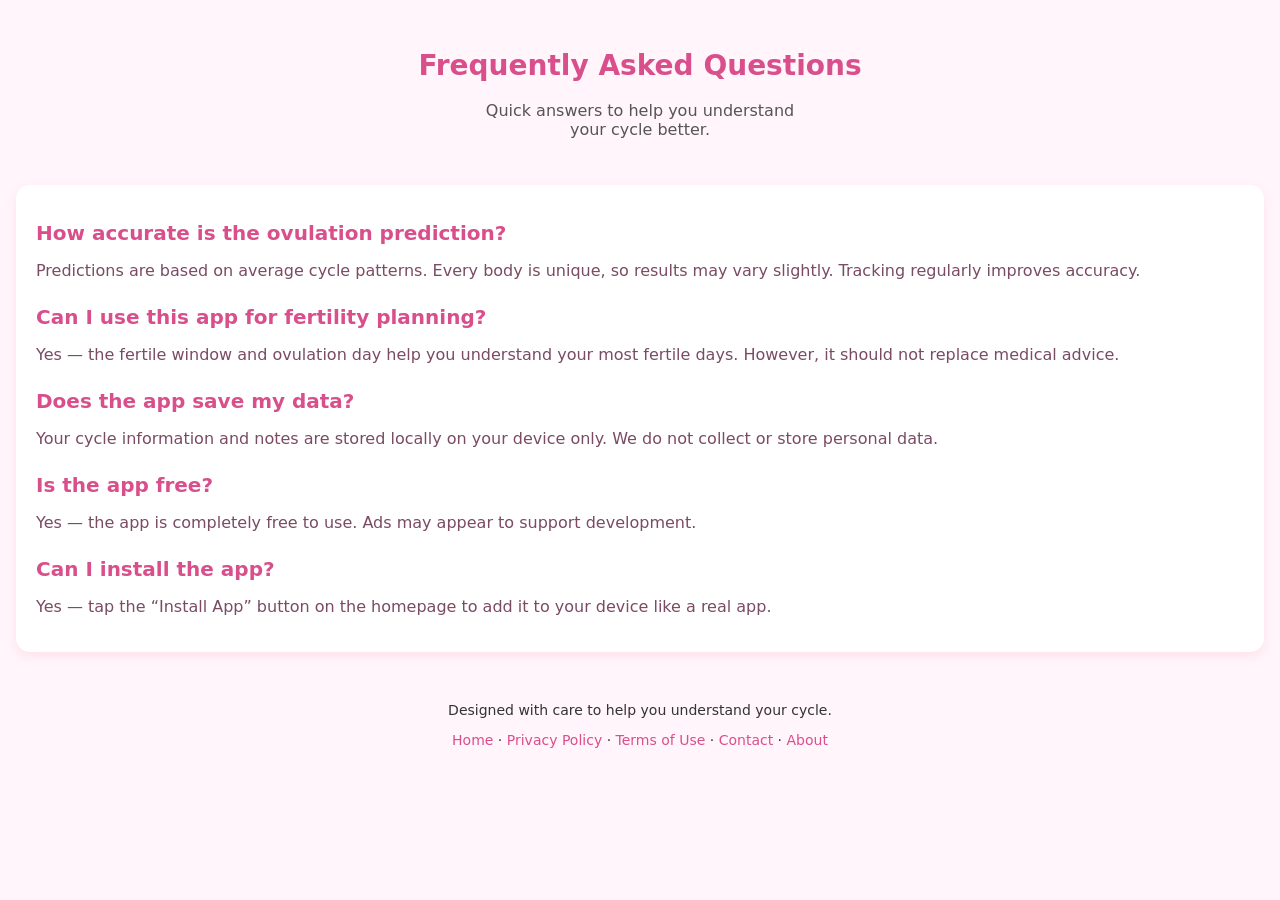
<file: faq.html>
<!DOCTYPE html>
<html lang="en">
<head>
<meta name="google-adsense-account" content="ca-pub-5575926039966818">
  <script async src="https://pagead2.googlesyndication.com/pagead/js/adsbygoogle.js?client=ca-pub-5575926039966818"
     crossorigin="anonymous"></script>
  
  <meta charset="UTF-8" />
  <meta name="viewport" content="width=device-width, initial-scale=1.0" />
  <title>FAQ | Ovulation & Cycle Tracker</title>

  <meta name="description" content="Frequently asked questions about the Ovulation & Cycle Tracker app." />

  <link rel="stylesheet" href="style.css" />
  <link rel="icon" type="image/png" href="favicon.png" />
</head>

<body>

  <!-- HEADER -->
  <header class="hero" style="padding: 30px 20px;">
    <h1 class="hero-title">Frequently Asked Questions</h1>
    <p class="hero-subtitle">Quick answers to help you understand your cycle better.</p>
  </header>

  <!-- FAQ CONTENT -->
  <section class="form-section">
    <h2 class="section-title">How accurate is the ovulation prediction?</h2>
    <p style="color: #7a4b63;">
      Predictions are based on average cycle patterns. Every body is unique, so results may vary slightly. 
      Tracking regularly improves accuracy.
    </p>

    <h2 class="section-title" style="margin-top: 25px;">Can I use this app for fertility planning?</h2>
    <p style="color: #7a4b63;">
      Yes — the fertile window and ovulation day help you understand your most fertile days. 
      However, it should not replace medical advice.
    </p>

    <h2 class="section-title" style="margin-top: 25px;">Does the app save my data?</h2>
    <p style="color: #7a4b63;">
      Your cycle information and notes are stored locally on your device only. 
      We do not collect or store personal data.
    </p>

    <h2 class="section-title" style="margin-top: 25px;">Is the app free?</h2>
    <p style="color: #7a4b63;">
      Yes — the app is completely free to use. Ads may appear to support development.
    </p>

    <h2 class="section-title" style="margin-top: 25px;">Can I install the app?</h2>
    <p style="color: #7a4b63;">
      Yes — tap the “Install App” button on the homepage to add it to your device like a real app.
    </p>
  </section>

  <!-- FOOTER -->
  <footer class="footer">
    <p>Designed with care to help you understand your cycle.</p>
    <p>
      <a href="index.html">Home</a> ·
      <a href="privacy.html">Privacy Policy</a> ·
      <a href="terms.html">Terms of Use</a> ·
      <a href="contact.html">Contact</a> ·
      <a href="about.html">About</a>
    </p>
  </footer>

</body>
</html>
</file>
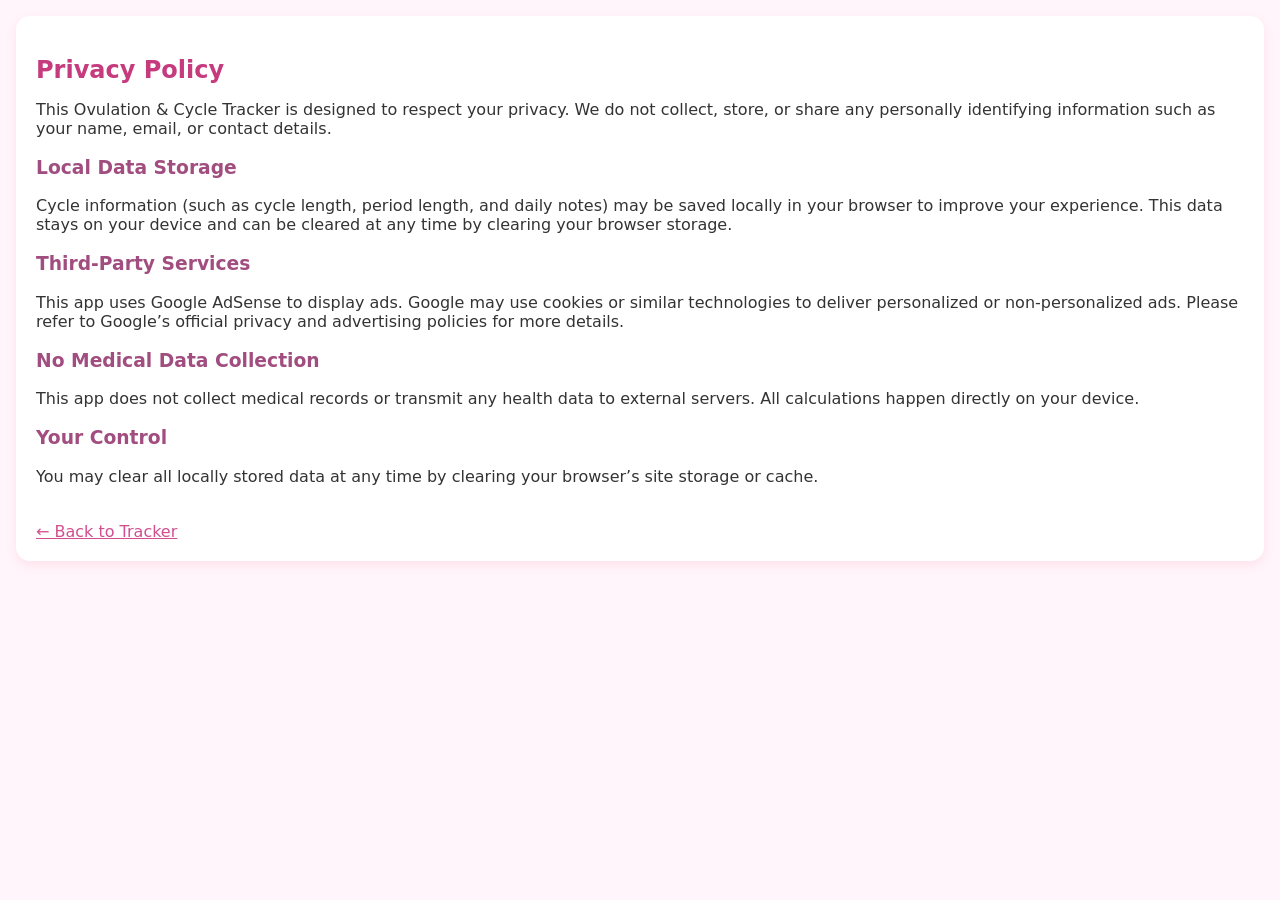
<file: privacy.html>
<!DOCTYPE html>
<html lang="en">
<head>
  <meta charset="UTF-8" />
  <meta name="viewport" content="width=device-width, initial-scale=1.0" />
  <title>Privacy Policy | Ovulation & Cycle Tracker</title>
  <link rel="stylesheet" href="style.css" />

  <meta name="google-adsense-account" content="ca-pub-5575926039966818">
  
</head>

<body class="static-page">

  <section class="form-section">
    <h1 style="color:#c63b7d; margin-bottom:15px;">Privacy Policy</h1>

    <p>
      This Ovulation & Cycle Tracker is designed to respect your privacy.  
      We do not collect, store, or share any personally identifying information such as your name, email, or contact details.
    </p>

    <h3 style="color:#a14d7f;">Local Data Storage</h3>
    <p>
      Cycle information (such as cycle length, period length, and daily notes) may be saved locally in your browser to improve your experience.  
      This data stays on your device and can be cleared at any time by clearing your browser storage.
    </p>

    <h3 style="color:#a14d7f;">Third‑Party Services</h3>
    <p>
      This app uses Google AdSense to display ads.  
      Google may use cookies or similar technologies to deliver personalized or non‑personalized ads.  
      Please refer to Google’s official privacy and advertising policies for more details.
    </p>

    <h3 style="color:#a14d7f;">No Medical Data Collection</h3>
    <p>
      This app does not collect medical records or transmit any health data to external servers.  
      All calculations happen directly on your device.
    </p>

    <h3 style="color:#a14d7f;">Your Control</h3>
    <p>
      You may clear all locally stored data at any time by clearing your browser’s site storage or cache.
    </p>

    <a href="index.html" style="color:#d14f8f; display:inline-block; margin-top:20px;">← Back to Tracker</a>
  </section>

</body>
</html>
</file>
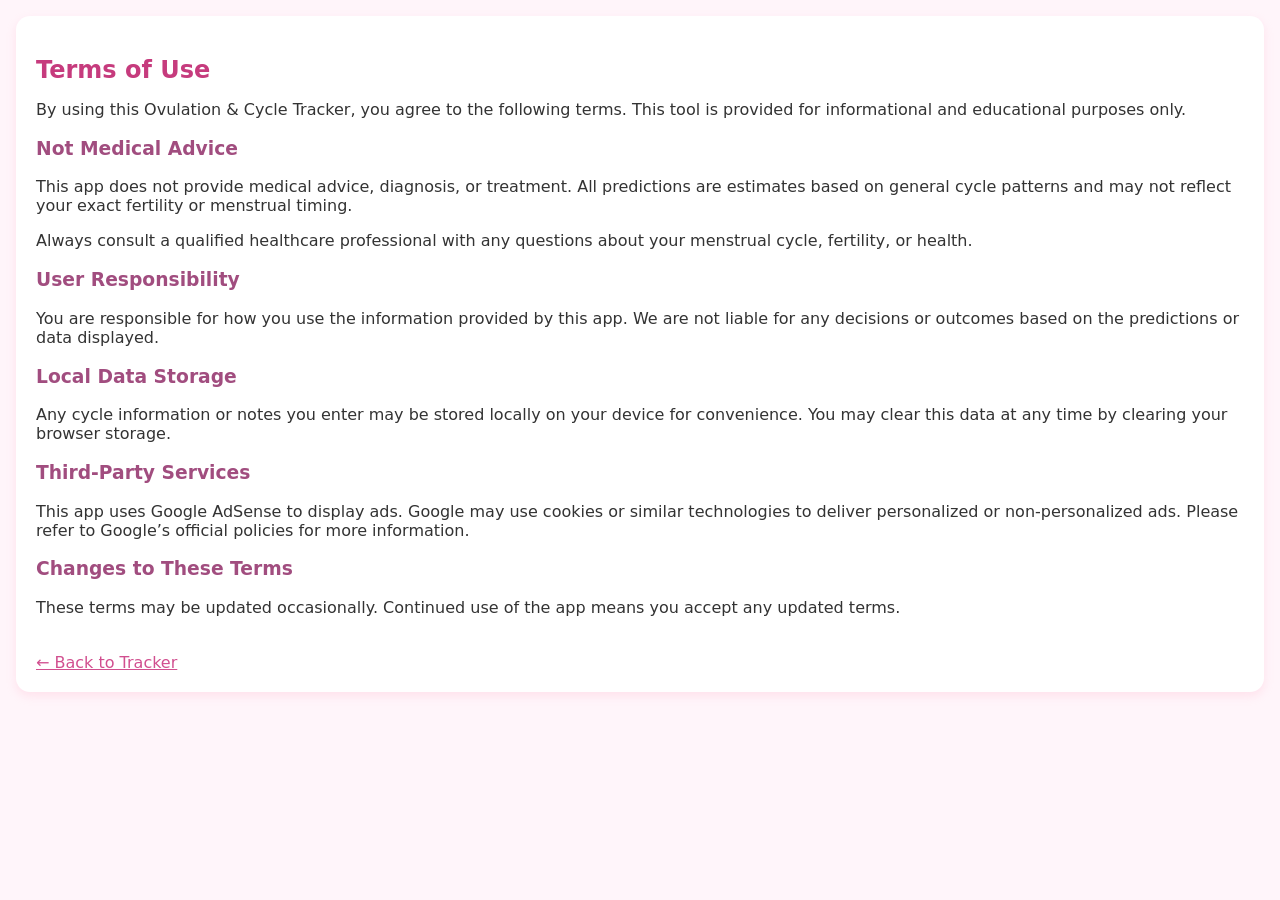
<file: terms.html>
<!DOCTYPE html>
<html lang="en">
<head>
  <meta charset="UTF-8" />
  <meta name="viewport" content="width=device-width, initial-scale=1.0" />
  <title>Terms of Use | Ovulation & Cycle Tracker</title>
  <link rel="stylesheet" href="style.css" />

  <meta name="google-adsense-account" content="ca-pub-5575926039966818">
  
</head>

<body class="static-page">

  <section class="form-section">
    <h1 style="color:#c63b7d; margin-bottom:15px;">Terms of Use</h1>

    <p>
      By using this Ovulation & Cycle Tracker, you agree to the following terms.  
      This tool is provided for informational and educational purposes only.
    </p>

    <h3 style="color:#a14d7f;">Not Medical Advice</h3>
    <p>
      This app does not provide medical advice, diagnosis, or treatment.  
      All predictions are estimates based on general cycle patterns and may not reflect your exact fertility or menstrual timing.
    </p>

    <p>
      Always consult a qualified healthcare professional with any questions about your menstrual cycle, fertility, or health.
    </p>

    <h3 style="color:#a14d7f;">User Responsibility</h3>
    <p>
      You are responsible for how you use the information provided by this app.  
      We are not liable for any decisions or outcomes based on the predictions or data displayed.
    </p>

    <h3 style="color:#a14d7f;">Local Data Storage</h3>
    <p>
      Any cycle information or notes you enter may be stored locally on your device for convenience.  
      You may clear this data at any time by clearing your browser storage.
    </p>

    <h3 style="color:#a14d7f;">Third‑Party Services</h3>
    <p>
      This app uses Google AdSense to display ads.  
      Google may use cookies or similar technologies to deliver personalized or non‑personalized ads.  
      Please refer to Google’s official policies for more information.
    </p>

    <h3 style="color:#a14d7f;">Changes to These Terms</h3>
    <p>
      These terms may be updated occasionally.  
      Continued use of the app means you accept any updated terms.
    </p>

    <a href="index.html" style="color:#d14f8f; display:inline-block; margin-top:20px;">← Back to Tracker</a>
  </section>

</body>
</html>
</file>
<file: style.css>
/* GLOBAL */
body {
  font-family: "Inter", system-ui, -apple-system, BlinkMacSystemFont, sans-serif;
  background: #fff5fa;
  color: #333;
  margin: 0;
  padding: 0;
  transition: background 0.3s, color 0.3s;
}

/* DARK MODE */
body.dark {
  background: #1a1a1a;
  color: #f7f7f7;
}

/* TOP BAR */
.top-bar {
  padding: 10px 16px;
}

.language-select {
  display: flex;
  justify-content: flex-end;
  align-items: center;
  gap: 8px;
}

.language-select select {
  padding: 8px 12px;
  border-radius: 8px;
  border: 1px solid #ffbcd4;
  background: #ffffff;
  font-size: 14px;
}

/* THEME TOGGLE */
.theme-toggle {
  padding: 8px 12px;
  border-radius: 8px;
  border: none;
  background: #ffbcd4;
  color: #ffffff;
  font-size: 16px;
  cursor: pointer;
  transition: 0.3s;
}



/* HERO */
.hero {
  text-align: center;
  padding: 32px 20px 16px;
}

.hero-title {
  font-size: 28px;
  font-weight: 700;
  color: #d94f8c;
}

.hero-subtitle {
  font-size: 16px;
  max-width: 340px;
  margin: 10px auto 0;
  color: #555;
}
/* ---------------------------
   INSTALL BUTTONS
---------------------------- */

/* Base style (used for both header and permanent hero button) */
.install-btn {
  padding: 12px 20px;
  background-color: #ff7fbf; /* pink accent */
  color: white;
  border: none;
  border-radius: 8px;
  font-size: 16px;
  cursor: pointer;
  margin: 10px 0;
  transition: 0.3s;
  display: inline-block; /* ensure visible */
}

/* Hover effect */
.install-btn:hover {
  background-color: #ff9fbe;
}

/* Positioning for permanent hero button */
#installAppPermanent {
  display: block;        /* ensures it's always on the page */
  text-align: center;
  width: 90%;            /* responsive width */
  max-width: 320px;      /* prevent stretching too wide */
  margin: 20px auto;     /* center it */
}

/* Dark mode */
body.dark .install-btn {
  background-color: #d94f8c;
  color: white;
}

body.dark .install-btn:hover {
  background-color: #ffbcd4;
}

/* SECTIONS */
.form-section {
  background: #ffffff;
  margin: 16px;
  padding: 20px;
  border-radius: 14px;
  box-shadow: 0 4px 10px rgba(255, 182, 206, 0.3);
}

.section-title {
  font-size: 20px;
  color: #d94f8c;
  margin-bottom: 10px;
}

/* FORM */
label {
  display: block;
  margin-top: 15px;
  font-weight: 600;
  font-size: 14px;
}

input {
  width: 100%;
  padding: 10px;
  margin-top: 6px;
  border-radius: 8px;
  border: 1px solid #ffbcd4;
  font-size: 15px;
  box-sizing: border-box;
}

button#calculateBtn {
  width: 100%;
  margin-top: 20px;
  padding: 12px;
  background: #ffbcd4;
  border: none;
  border-radius: 10px;
  font-size: 16px;
  color: #ffffff;
  font-weight: 600;
  cursor: pointer;
  transition: 0.3s;
}

button#calculateBtn:hover {
  background: #ff9fbe;
}

/* RESULTS */
#results {
  margin-top: 20px;
  padding: 15px;
  background: #fff0f6;
  border-radius: 10px;
  border: 1px solid #ffd6e7;
  font-size: 14px;
}

#results strong {
  display: block;
  margin-bottom: 4px;
}

/* CALENDAR SCROLL CONTAINER */
.calendar-scroll {
  display: flex;
  overflow-x: auto;
  scroll-behavior: smooth;
  gap: 20px;
  padding-bottom: 10px;
}

.calendar-scroll::-webkit-scrollbar {
  height: 6px;
}

.calendar-scroll::-webkit-scrollbar-thumb {
  background: #ffbcd4;
  border-radius: 10px;
}

/* EACH MONTH */
.calendar-month {
  min-width: 100%;
  background: #ffffff;
  border-radius: 14px;
  padding: 16px;
  box-shadow: 0 4px 10px rgba(255, 182, 206, 0.3);
}

.calendar-month h3 {
  text-align: center;
  margin-bottom: 10px;
  color: #d94f8c;
}

/* CALENDAR GRID */
.calendar-grid {
  display: grid;
  grid-template-columns: repeat(7, 1fr);
  gap: 6px;
  text-align: center;
  font-size: 14px;
}

.calendar-day {
  padding: 8px 0;
  border-radius: 8px;
  background: #ffeef6;
}

/* COLOR CODING */
.period-day {
  background: #ff6b6b !important;
  color: white !important;
}

.ovulation-day {
  background: #9b5de5 !important;
  color: white !important;
}

.fertile-day {
  background: #ffe066 !important;
  color: #333 !important;
}

/* DARK MODE CALENDAR */
body.dark .calendar-month {
  background: #2a2a2a;
  box-shadow: none;
}

body.dark .calendar-day {
  background: #333333;
  color: #ffffff;
}

body.dark .fertile-day {
  background: #bfa73a;
  color: #ffffff;
}

body.dark .ovulation-day {
  background: #7a3ec7;
}

body.dark .period-day {
  background: #cc4a4a;
}

/* FOOTER */
.footer {
  text-align: center;
  padding: 20px;
  font-size: 14px;
}

.footer a {
  color: #d94f8c;
  text-decoration: none;
}

.footer a:hover {
  text-decoration: underline;
}

/* DARK MODE FOOTER */
body.dark .footer a {
  color: #ffbcd4;
}

.calendar-legend {
  display: flex;
  gap: 12px;
  align-items: center;
  flex-wrap: wrap;
  margin-bottom: 12px;
  font-size: 14px;
}

.legend-box {
  width: 14px;
  height: 14px;
  border-radius: 4px;
  display: inline-block;
}

.legend-box.period { background: #ff6b6b; }
.legend-box.fertile { background: #ffe066; }
.legend-box.ovulation { background: #9b5de5; }
.legend-box.normal { background: #ffeef6; }
/* ===== Ovulation Info Section Styling ===== */

.info-section {
  margin-top: 40px;
  padding: 20px;
  background: #fff;
  border-radius: 12px;
}

.info-section h2 {
  margin-top: 25px;
}

.info-section h3 {
  margin-top: 20px;
}

.disclaimer {
  margin-top: 20px;
  padding: 15px;
  background: #fff0f6;
  border-left: 4px solid #ff69b4;
  font-size: 0.9rem;
}

.reminder-box {
  margin-top: 20px;
  padding: 15px;
  background: #fff7fb;
  border: 1px solid #ffd6e8;
  border-radius: 10px;
}

.reminder-box h3 {
  margin: 0 0 10px;
  font-size: 18px;
  color: #c2185b;
}

.days-options label {
  display: block;
  margin-bottom: 8px;
  font-size: 15px;
  color: #444;
}

#set-reminder-btn {
  margin-top: 10px;
  padding: 10px 15px;
  background: #e91e63;
  color: white;
  border: none;
  border-radius: 6px;
  font-size: 15px;
  cursor: pointer;
}

#set-reminder-btn:hover {
  background: #d81b60;
}

.come-back-note {
  margin-top: 12px;
  font-size: 14px;
  color: #c2185b;
  background: #fff0f6;
  padding: 8px 12px;
  border-radius: 6px;
  border: 1px solid #ffd6e8;
}

.share-btn {
  background-color: #4da3ff; /* soft blue */
  color: white;
  border: none;
  padding: 12px 20px;
  border-radius: 8px;
  font-size: 16px;
  cursor: pointer;
  margin-top: 10px;
  width: 200px;
  text-align: center;
  display: inline-block;
  transition: 0.2s ease;
}

.share-btn:hover {
  background-color: #1e8bff;
}

/* Pregnancy Probability Chart */
.probability-chart {
  margin-top: 15px;
  background: #fff;
  padding: 15px;
  border-radius: 10px;
  box-shadow: 0 2px 6px rgba(0,0,0,0.08);
}

.prob-row {
  display: flex;
  justify-content: space-between;
  padding: 10px 0;
  border-bottom: 1px solid #eee;
}

.prob-row:last-child {
  border-bottom: none;
}

.prob-tag {
  padding: 5px 12px;
  border-radius: 20px;
  color: white;
  font-size: 14px;
  font-weight: bold;
}

/* Colors */
.high {
  background-color: #6ccf7f; /* soft green */
}

.very-high {
  background-color: #ff9f43; /* soft orange */
}

.peak {
  background-color: #b36bff; /* soft purple */
}

.low {
  background-color: #bfbfbf; /* soft gray */
}
</file>
